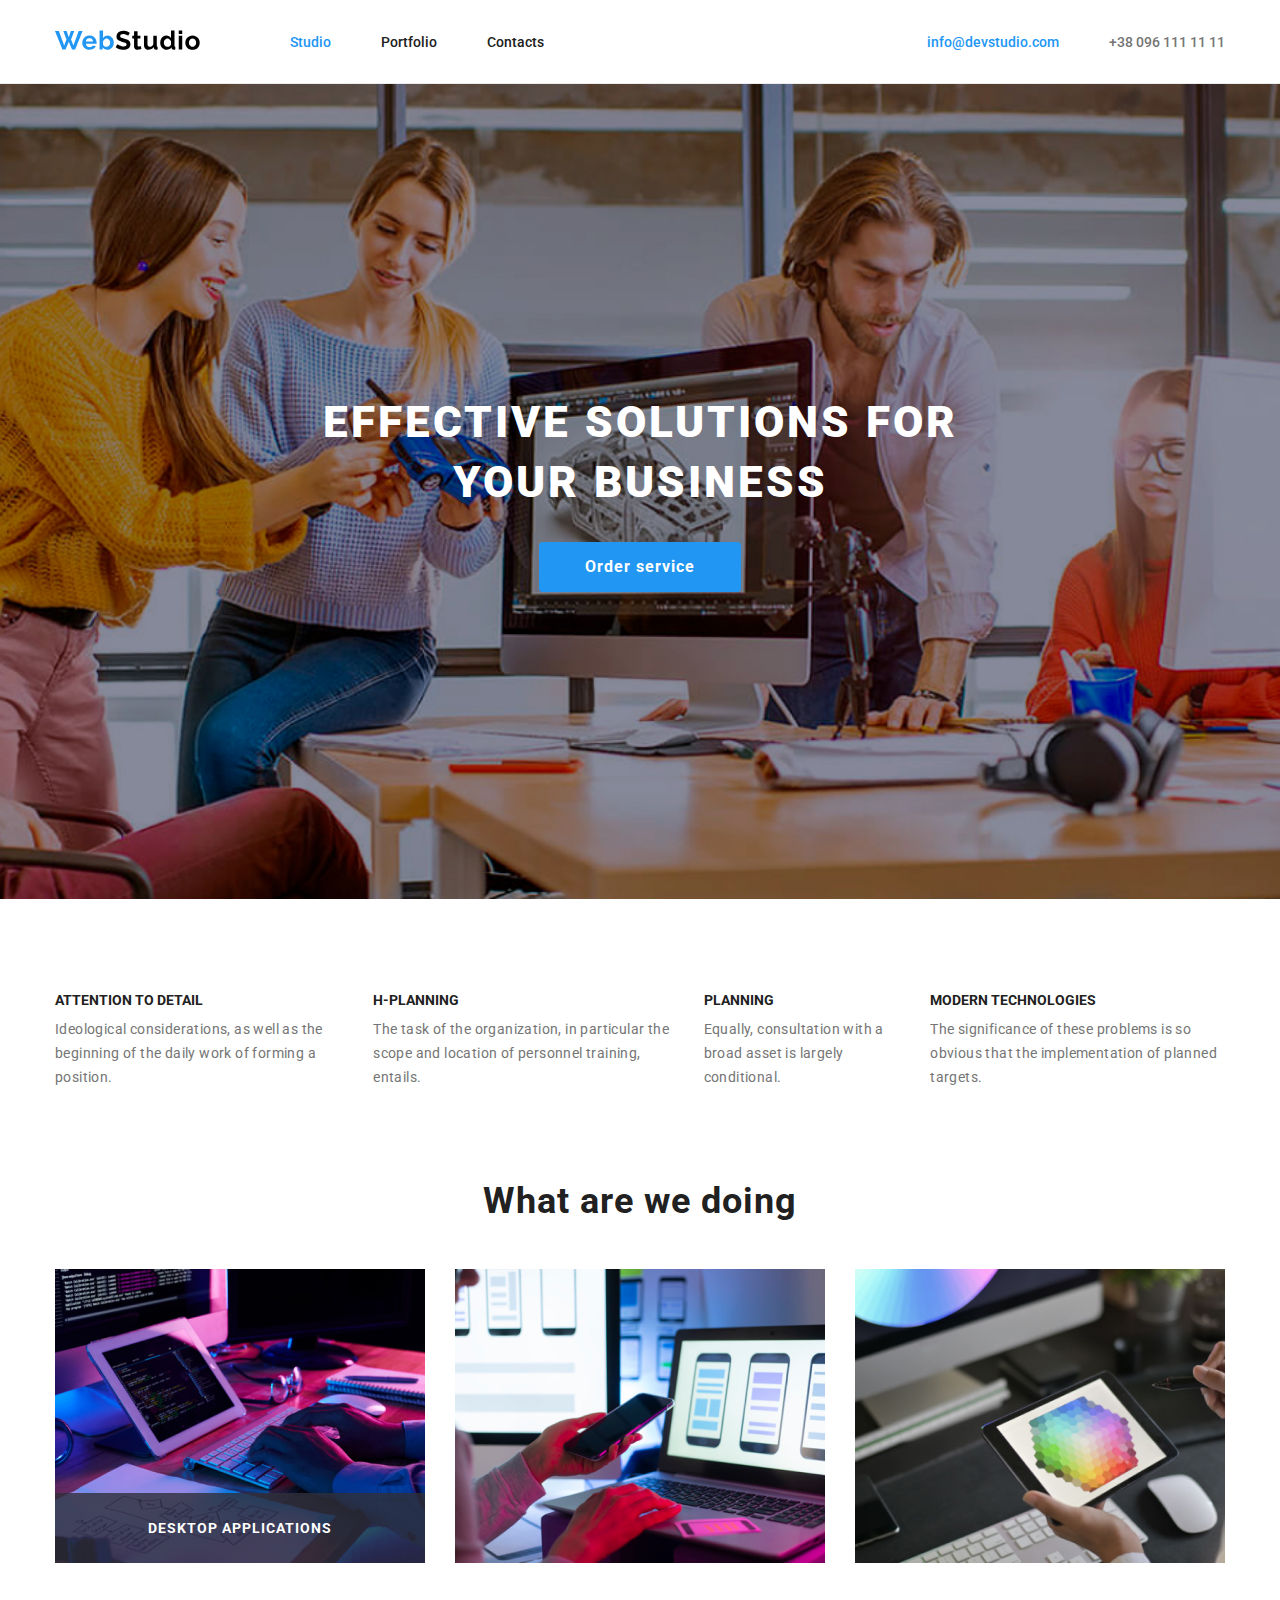
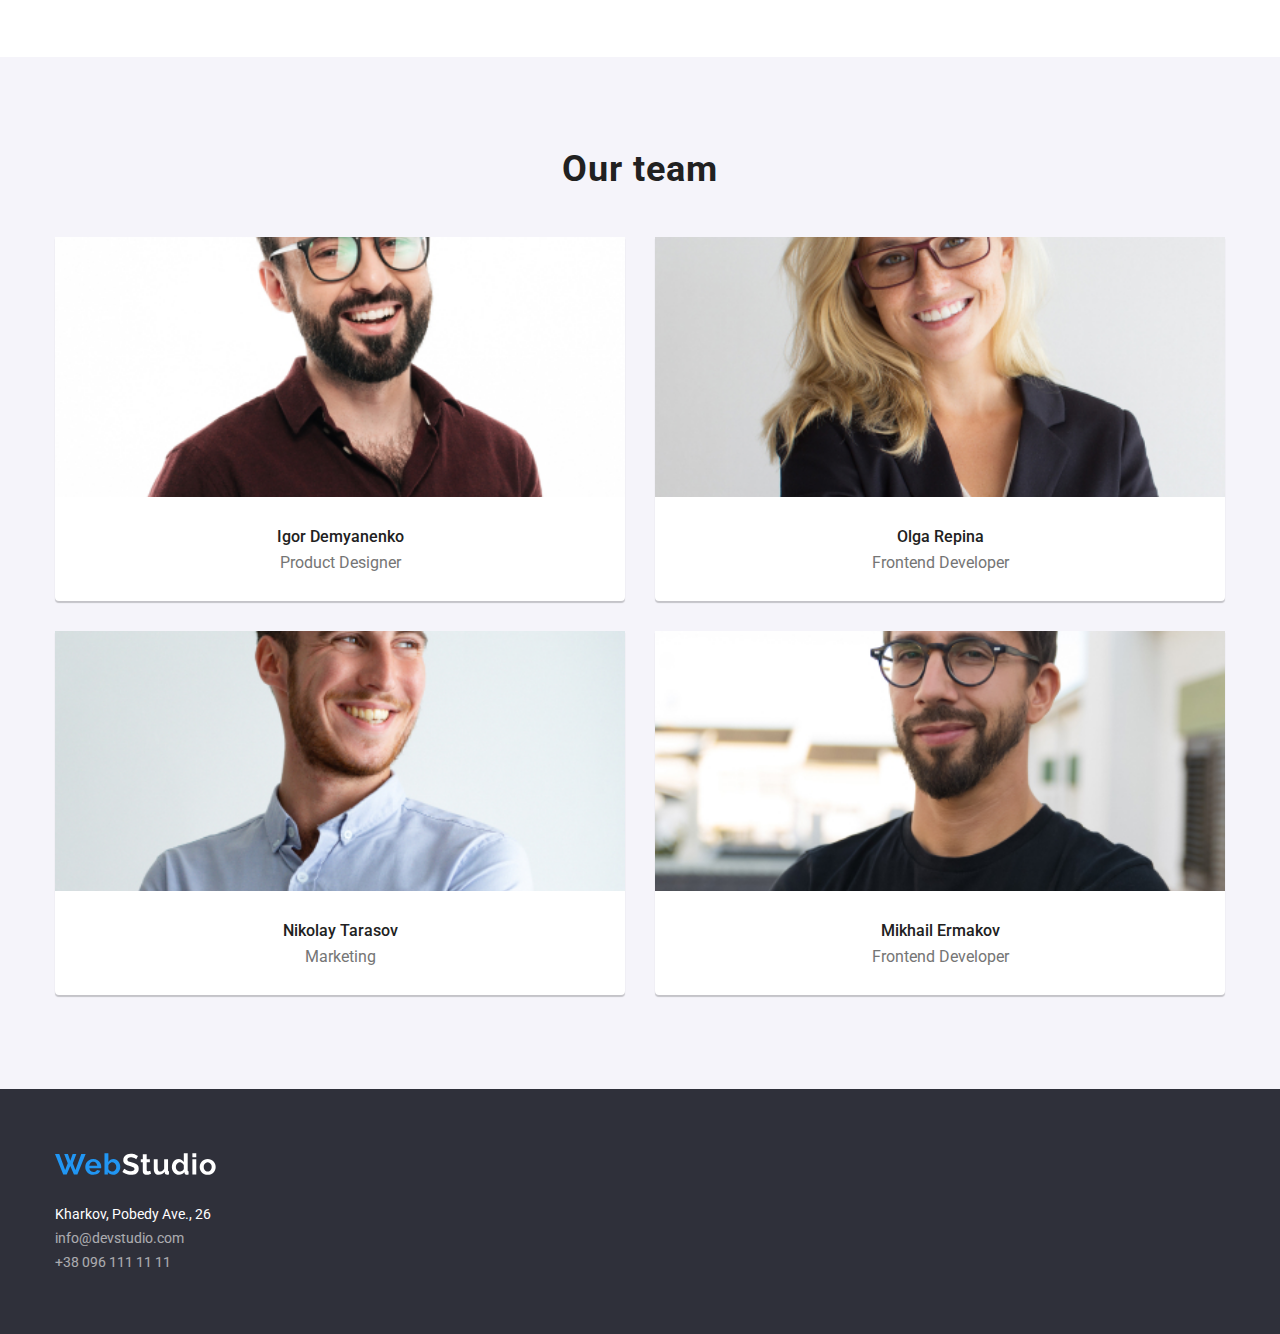
<file: index.html>
<!DOCTYPE html>
<html lang="en">
<head>
    <meta charset="UTF-8">
    <meta name="viewport" content="width=device-width, initial-scale=1.0">
    <link rel="stylesheet" href="css/styles.css">
    <title>WebStudio</title>
</head>
<body>
    <header class="header">
        <div class="container">
            <div class="header-container">
                <a class="header-logo" href="index.html">
                    <img src="img/logo.svg" alt="WebStudio" width="145" height="31">
                </a>
                <nav class="header-nav">
                    <ul class="nav-list">
                        <li>
                            <a class="header-link active" href="index.html">Studio</a>
                        </li>
                        <li>
                            <a class="header-link" href="portfolio.html">Portfolio</a>
                        </li>
                        <li>
                            <a class="header-link" href="#">Contacts</a>
                        </li>
                    </ul>
                </nav>
                <ul class="nav-list header-contacts">
                    <li>
                        <a class="header-link color" href="mailto:info@devstudio.com">info@devstudio.com</a>
                    </li>
                    <li>
                        <a class="header-link color_1" href="tel:380961111111">+38 096 111 11 11</a>
                    </li>
                </ul>
            </div>
        </div>
    </header>

    <main>
        <section class="hero">
            <div class="container hero-container">
                <h1 class="hero-title">Effective solutions for your business</h1>
                <a class="service-button btn" href="#">Order service</a>
            </div>
            
        </section>
            
        <section class="doing">
            <div class="container">
                <div class="doing-bloc">
                    <div class="doing-attention doing-100">
                        <h3 class="doing-attention-title">Attention to detail</h3>
                        <p class="doing-attention-text">Ideological considerations, as well as the beginning of the daily work of forming a position.</p>
                    </div>
                    <div class="doing-h-planning doing-100">
                        <h3 class="doing-attention-title">h-Planning</h3>
                        <p class="doing-attention-text">The task of the organization, in particular the scope and location of personnel training, entails.</p>
                    </div>
                    <div class="doing-planning doing-100">
                        <h3 class="doing-attention-title">Planning</h3>
                        <p class="doing-attention-text">Equally, consultation with a broad asset is largely conditional.</p>
                    </div>
                    <div class="doing-technologies doing-100">
                        <h3 class="doing-attention-title">Modern technologies</h3>
                        <p class="doing-attention-text">The significance of these problems is so obvious that the implementation of planned targets.</p>
                    </div>
                </div>
                <div class="doing-title">
                    <h2 class="doing-title-text title">What are we doing</h2>
                    <div class="doing-cards">
                        <div class="doing-cards-img">
                            <img class="img" src="img/doing-1.jpg" alt="foto" width="370" height="294">
                            <p class="doing-cards-description">
                                Desktop applications
                            </p>
                        </div>
                        <div class="doing-cards-img">
                            <img class="img" src="img/doing-2.jpg" alt="foto" width="370" height="294">
                        </div>
                        <div class="doing-cards-img">
                            <img class="img" src="img/doing-3.jpg" alt="foto" width="370" height="294">
                        </div>
                    </div>
                </div>
            </div>
        </section>
        <section class="team">
            <div class="container">
                <h2 class="team-title title">Our team</h2>
                <div class="team-cards">
                    <article class="team-card">
                        <img class="team-card-img" src="img/teme-1.jpg" alt="foto" width="270" height="260">
                        <div class="team-card-box">
                            <h3 class="team-card-title">Igor Demyanenko</h3>
                            <p class="team-card-description">Product Designer</p>
                        </div>
                    </article>
                    <article class="team-card">
                        <img class="team-card-img" src="img/teme-2.jpg" alt="foto" width="270" height="260">
                        <div class="team-card-box">
                            <h3 class="team-card-title">Olga Repina</h3>
                            <p class="team-card-description">Frontend Developer</p>
                        </div>
                    </article>
                    <article class="team-card">
                        <img class="team-card-img" src="img/teme-3.jpg" alt="foto" width="270" height="260">
                        <div class="team-card-box">
                            <h3 class="team-card-title">Nikolay Tarasov</h3>
                            <p class="team-card-description">Marketing</p>
                        </div>
                    </article>
                    <article class="team-card">
                        <img class="team-card-img" src="img/teme-4.jpg" alt="foto" width="270" height="260">
                        <div class="team-card-box">
                            <h3 class="team-card-title">Mikhail Ermakov</h3>
                            <p class="team-card-description">Frontend Developer</p>
                        </div>
                    </article>
                </div>
            </div>
        </section>


    </main>

    <footer class="footer">
        <div class="container">
            <div class="footer-container">
                <a class="footer-logo" href="#">
                    <img src="img/footer-logo.svg" alt="WebStudio" width="161" height="31">
                </a>
                <ul class="footer-nav-list">
                    <li>
                        <p>Kharkov, Pobedy Ave., 26</p>
                    </li>
                    <li>
                        <a class="footer-link" href="mailto:info@devstudio.com">info@devstudio.com</a>
                    </li>
                    <li>
                        <a class="footer-link" href="tel:380961111111">+38 096 111 11 11</a>
                    </li>
                </ul>
            </div>
        </div>
    </footer>
</body>
</html>
</file>
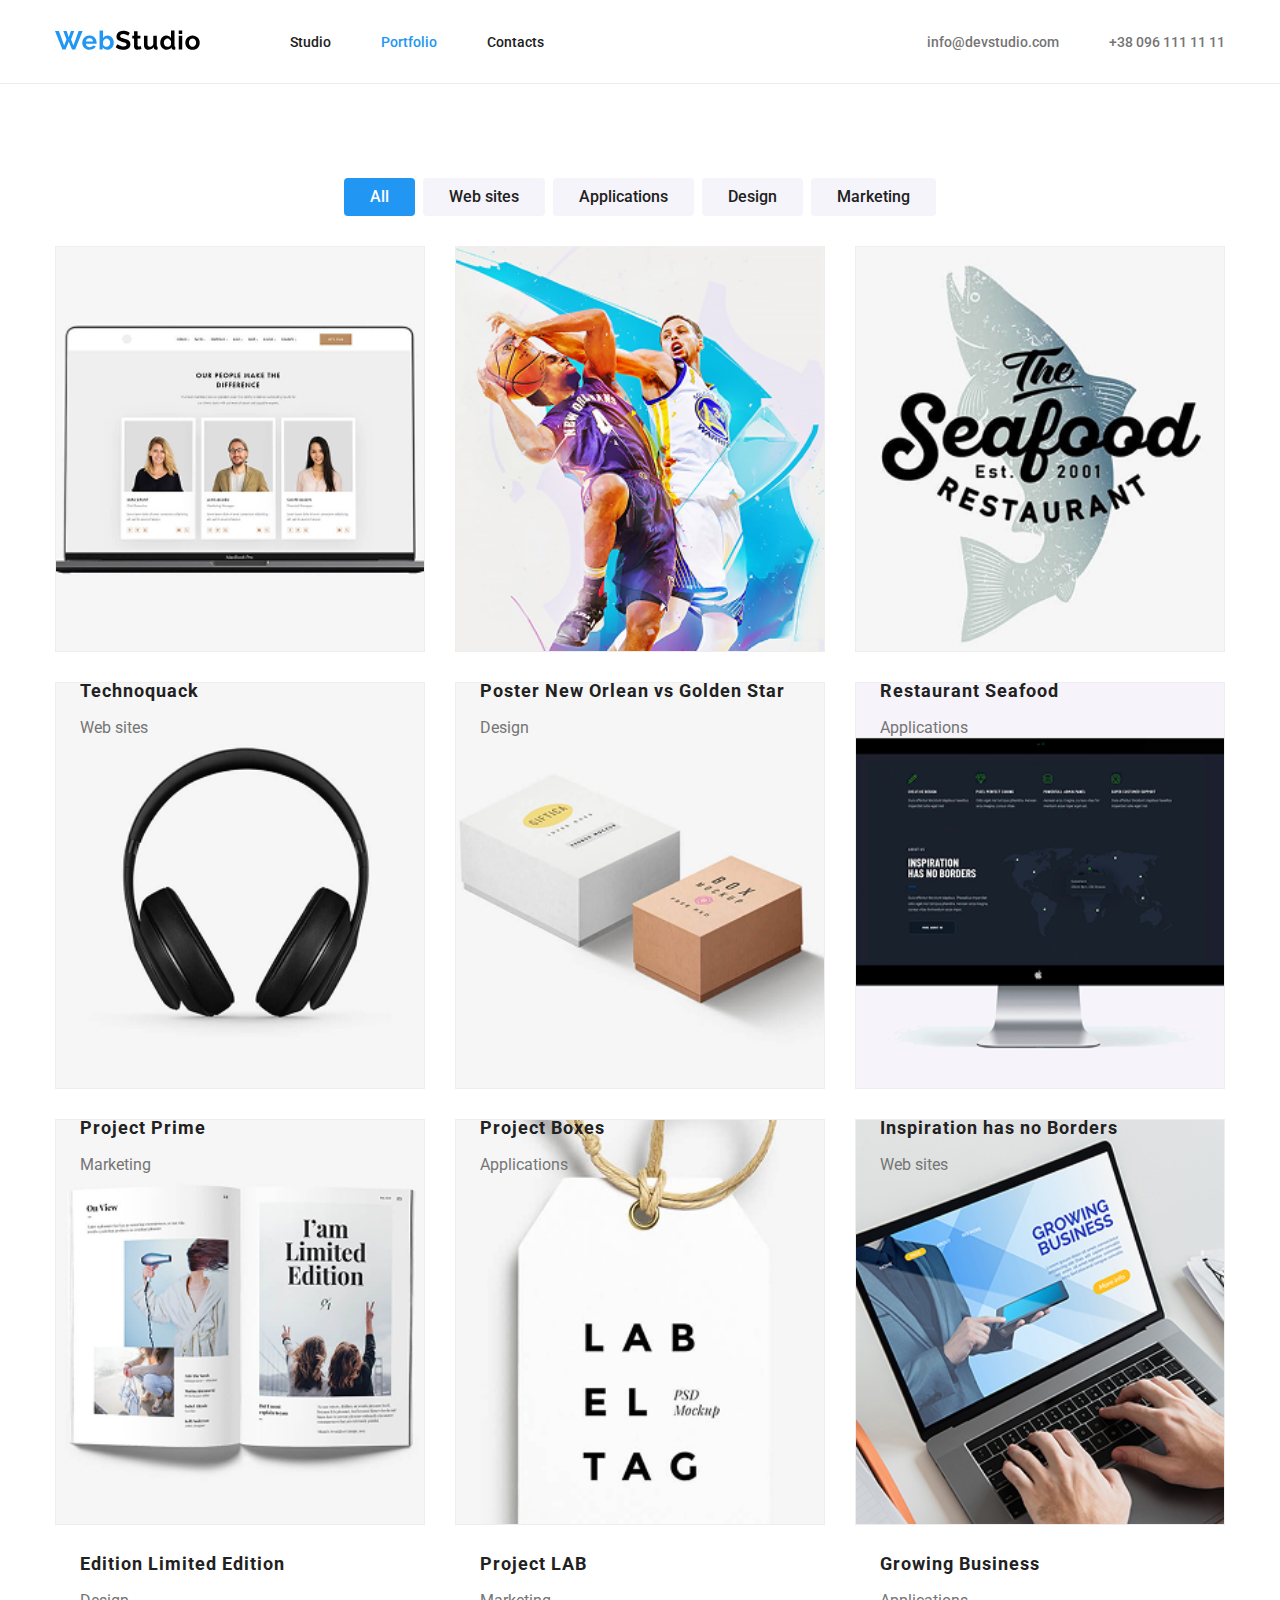
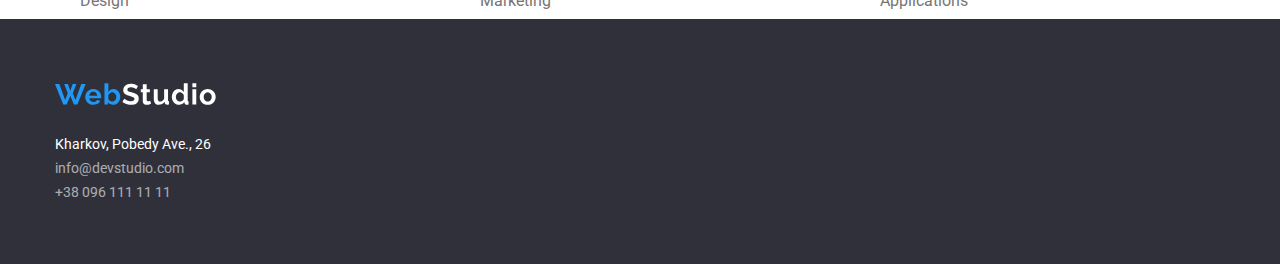
<file: Portfolio.html>
<!DOCTYPE html>
<html lang="en">
<head>
    <meta charset="UTF-8">
    <meta name="viewport" content="width=device-width, initial-scale=1.0">
    <link rel="stylesheet" href="css/styles.css">
    <title>WebStudio | Portfolio</title>
</head>
<body>
    <header class="header">
        <div class="container">
            <div class="header-container">
                <a class="header-logo" href="index.html">
                    <img src="img/logo.svg" alt="WebStudio" width="145" height="31">
                </a>
                <nav class="header-nav">
                    <ul class="nav-list">
                        <li>
                            <a class="header-link" href="index.html">Studio</a>
                        </li>
                        <li>
                            <a class="header-link active" href="portfolio.html">Portfolio</a>
                        </li>
                        <li>
                            <a class="header-link" href="#">Contacts</a>
                        </li>
                    </ul>
                </nav>
                <ul class="nav-list header-contacts">
                    <li>
                        <a class="header-link color_1" href="mailto:info@devstudio.com">info@devstudio.com</a>
                    </li>
                    <li>
                        <a class="header-link color_1" href="tel:380961111111">+38 096 111 11 11</a>
                    </li>
                </ul>
            </div>
        </div>
    </header>

    <main>
        <section class="portfolio-hero">
            <div class="container">
                <div class="buttons">
                    <button class="hero-button-1 btn-1 active">All</button>
                    <button class="hero-button-1 btn-1">Web sites</button>
                    <button class="hero-button-1 btn-1">Applications</button>
                    <button class="hero-button-1 btn-1">Design</button>
                    <button class="hero-button-1 btn-1">Marketing</button>
                </div>
                <div class="portfolio-cards">
                    <article class="portfolio-card">
                        <img class="portfolio-card-img" src="img/portfolio-1.png" alt="Portfolio image" width="370" height="294">
                        <div class="portfolio-card-box">
                            <h2 class="portfolio-card-title">Technoquack</h2>
                            <p class="portfolio-card-description">Web sites</p>
                        </div>
                    </article>
                    <article class="portfolio-card">
                        <img class="portfolio-card-img" src="img/portfolio-2.png" alt="Portfolio image" width="370" height="294">
                        <div class="portfolio-card-box">
                            <h2 class="portfolio-card-title">Poster New Orlean vs Golden Star</h2>
                            <p class="portfolio-card-description">Design</p>
                        </div>
                    </article>
                    <article class="portfolio-card">
                        <img class="portfolio-card-img" src="img/portfolio-3.png" alt="Portfolio image" width="370" height="294">
                        <div class="portfolio-card-box">
                            <h2 class="portfolio-card-title">Restaurant Seafood</h2>
                            <p class="portfolio-card-description">Applications</p>
                        </div>
                    </article>
                    <article class="portfolio-card">
                        <img class="portfolio-card-img" src="img/portfolio-4.png" alt="Portfolio image" width="370" height="294">
                        <div class="portfolio-card-box">
                            <h2 class="portfolio-card-title">Project Prime</h2>
                            <p class="portfolio-card-description">Marketing</p>
                        </div>
                    </article>
                    <article class="portfolio-card">
                        <img class="portfolio-card-img" src="img/portfolio-5.png" alt="Portfolio image" width="370" height="294">
                        <div class="portfolio-card-box">
                            <h2 class="portfolio-card-title">Project Boxes</h2>
                            <p class="portfolio-card-description">Applications</p>
                        </div>
                    </article>
                    <article class="portfolio-card">
                        <img class="portfolio-card-img" src="img/portfolio-6.png" alt="Portfolio image" width="370" height="294">
                        <div class="portfolio-card-box">
                            <h2 class="portfolio-card-title">Inspiration has no Borders</h2>
                            <p class="portfolio-card-description">Web sites</p>
                        </div>
                    </article>
                    <article class="portfolio-card">
                        <img class="portfolio-card-img" src="img/portfolio-7.png" alt="Portfolio image" width="370" height="294">
                        <div class="portfolio-card-box">
                            <h2 class="portfolio-card-title">Edition Limited Edition</h2>
                            <p class="portfolio-card-description">Design</p>
                        </div>
                    </article>
                    <article class="portfolio-card">
                        <img class="portfolio-card-img" src="img/portfolio-8.png" alt="Portfolio image" width="370" height="294">
                        <div class="portfolio-card-box">
                            <h2 class="portfolio-card-title">Project LAB</h2>
                            <p class="portfolio-card-description">Marketing</p>
                        </div>
                    </article>
                    <article class="portfolio-card">
                        <img class="portfolio-card-img" src="img/portfolio-9.png" alt="Portfolio image" width="370" height="294">
                        <div class="portfolio-card-box">
                            <h2 class="portfolio-card-title">Growing Business</h2>
                            <p class="portfolio-card-description">Applications</p>
                        </div>
                    </article>
                </div>
            </div>
        </section>
    </main>

    <footer class="footer">
        <div class="container">
            <div class="footer-container">
                <a class="footer-logo" href="index.html">
                    <img src="img/footer-logo.svg" alt="WebStudio" width="161" height="31">
                </a>
                <ul class="footer-nav-list">
                    <li>
                        <p>Kharkov, Pobedy Ave., 26</p>
                    </li>
                    <li>
                        <a class="footer-link" href="mailto:info@devstudio.com">info@devstudio.com</a>
                    </li>
                    <li>
                        <a class="footer-link" href="tel:380961111111">+38 096 111 11 11</a>
                    </li>
                </ul>
            </div>
        </div>
    </footer>
</body>
</html>
</file>
<file: css/styles.css>
@import url(recet.css);

@font-face {
  font-family: "Roboto";
  src: url("../fonts/Roboto-Black.woff2") format("woff2");
  font-weight: 900;
  font-style: normal;
  font-display: swap;
}

@font-face {
  font-family: "Roboto";
  src: url("../fonts/Roboto-Bold.woff2") format("woff2");
  font-weight: 700;
  font-style: normal;
  font-display: swap;
}

@font-face {
  font-family: "Roboto";
  src: url("../fonts/Roboto-Medium.woff2") format("woff2");
  font-weight: 500;
  font-style: normal;
  font-display: swap;
}

@font-face {
  font-family: "Roboto";
  src: url("../fonts/Roboto-Regular.woff2") format("woff2");
  font-weight: 400;
  font-style: normal;
  font-display: swap;
}

:root {
  --font-family: "Roboto", sans-serif;
  --brand-color: #2196f3;
  --primary-color: #212121;
  --secondary-color: #2f303a;
  --gray-color: #757575;
  --white-color: #ffffff;
  --light-gray-color: #f5f4fa;
  --behind-transparent: #00000033;
  --border-color: #eeeeee;
  --border-color-2: #ececec;
  --icons-color: #afb1b8;
}

body {
  font-family: var(--font-family);
  font-weight: 400;
  font-size: 14px;
  color: var(--primary-color);
}

.container {
  max-width: 1200px;
  padding: 0 15px;
  margin: 0 auto;
}

.header {
  background: var(--white-color);
  padding: 25px 0;
  border-bottom: 1px solid var(--border-color-2);
}

.header-container {
  display: flex;
  flex-wrap: wrap;
  align-items: center;
}

.header-logo img {
  width: 145px;
  height: 31px;
}

.header-nav {
  margin-left: 90px;
}

.nav-list {
  display: flex;
  column-gap: 50px;
}

.header-link,
.filter-link {
  font-weight: 500;
  text-decoration: none;
  color: var(--primary-color);
}

.header-link.active {
  color: var(--brand-color);
}

.header-link-items {
  position: relative;
}

.header-link-items ul {
  opacity: 0;
  z-index: -1;
}

/* .header-link:hover {
  color: var(--brand-color);
} */

/* .header-link-items:hover .filter-list {
  opacity: 1;
  z-index: 1;
  transform: translate(5px, 0);
} */

.header-contacts {
  margin-left: auto;
}

.header-burger {
  display: none;
}

.bg {
  background: var(--light-gray-color);
  border-radius: 4px;
  box-shadow: -2px 4px 6px var(--behind-transparent);
}

.filter-list {
  position: absolute;
  transition: all 0.3s linear;
  transform: translateY(-15px);
}

.filter-list-contacts {
  position: absolute;
  top: -10px;
  right: 0%;
  transition: all 0.3s linear;
}

.filter-list-item {
  position: relative;
  margin: 10px 0;
}

.filter-link {
  padding: 10px;
}

/* .filter-link:hover {
  color: var(--brand-color);
} */

/* .filter-list-item:hover .filter-list-contacts {
  opacity: 1;
  transform: translateX(-99px);
} */

.color {
  color: var(--brand-color);
}

.color_1 {
  color: var(--gray-color);
}

.color_1:active {
  color: var(--brand-color);
}

.hero {
  background: var(--secondary-color) url("../img/hero-background.jpg") no-repeat
    50% / cover;
  color: var(--white-color);
  position: relative;
}

.hero::before {
  content: "";
  position: absolute;
  inset: 0;
  /* background: rgba(0, 0, 0, .5); */
}

.hero-container {
  min-height: calc(100vh - 85px);
  display: flex;
  gap: 30px;
  flex-direction: column;
  align-items: center;
  justify-content: center;
  position: relative;
  z-index: 1;
}

.hero-title {
  text-align: center;
  text-transform: uppercase;
  font-weight: 900;
  font-size: 44px;
  line-height: 60px;
  letter-spacing: 3px;
  max-width: 696px;
}

.btn {
  padding: 10px 46px;
  border: none;
  border-radius: 4px;
  font-weight: 700;
  line-height: 30px;
  font-size: 16px;
  letter-spacing: 1px;
  text-decoration: none;
}

.btn-1 {
  padding: 6px 26px;
  border: none;
  border-radius: 4px;
  font-weight: 500;
  font-size: 16px;
  line-height: 26px;
  text-decoration: none;
}

.btn-1.active {
  color: var(--white-color);
  background-color: var(--brand-color);
}

.service-button {
  color: var(--white-color);
  background-color: var(--brand-color);
}

.service-button:active {
  color: var(--brand-color);
  background-color: var(--white-color);
}

.hero-button-1 {
  color: var(--primary-color);
  background-color: var(--light-gray-color);
  transition: all 0.3s linear;
}

/* .hero-button-1:hover {
  color: var(--white-color);
  background-color: var(--brand-color);
  transform: scale(1.05);
} */

.hero-button-1:active {
  color: var(--primary-color);
  background-color: var(--white-color);
  box-shadow: 0px 2px 1px var(--behind-transparent);
  transform: scale(1);
}

.portfolio-hero {
  padding: 94px 0;
}

.buttons {
  display: flex;
  flex-wrap: wrap;
  justify-content: center;
  gap: 8px;
}

.doing {
  padding: 94px 0;
  background-color: var(--white-color);
}

.doing-bloc {
  display: flex;
  gap: 30px;
}

.doing-bloc-card {
  flex: 1 1 23%;
  position: relative;
  padding-top: 150px;
}

.doing-bloc-card::before {
  content: "";
  position: absolute;
  inset: 0;
  height: 120px;
  border-radius: 4px;
}

.doing-bloc-card:nth-child(1):before {
  background:
    url("../img/doing-bloc-icon-1.png") no-repeat 50%,
    url("../img/doing-bloc-background.png") no-repeat 50% / cover;
}

.doing-bloc-card:nth-child(2):before {
  background:
    url("../img/doing-bloc-icon-2.png") no-repeat 50%,
    url("../img/doing-bloc-background.png") no-repeat 50% / cover;
}

.doing-bloc-card:nth-child(3):before {
  background:
    url("../img/doing-bloc-icon-3.png") no-repeat 50%,
    url("../img/doing-bloc-background.png") no-repeat 50% / cover;
}

.doing-bloc-card:nth-child(4):before {
  background:
    url("../img/doing-bloc-icon-4.png") no-repeat 50%,
    url("../img/doing-bloc-background.png") no-repeat 50% / cover;
}

.doing-attention-title {
  font-weight: 700;
  text-transform: uppercase;
}

.doing-attention-text {
  color: var(--gray-color);
  line-height: 24px;
  margin-top: 10px;
  letter-spacing: 0.4px;
}

.doing-title-text {
  text-align: center;
  margin-top: 94px;
}

.title {
  font-weight: 700;
  font-size: 36px;
  letter-spacing: 1px;
}

.doing-cards {
  display: flex;
  gap: 30px;
  margin-top: 50px;
}

.doing-cards-img {
  flex: 1 1 30%;
  height: 294px;
  position: relative;
}

.img {
  width: 100%;
  height: 100%;
  object-fit: cover;
}

.doing-cards-description {
  text-transform: uppercase;
  font-weight: 700;
  letter-spacing: 1px;
  color: var(--white-color);
  position: absolute;
}

.doing-cards-img p {
  right: 0;
  bottom: 0;
  left: 0;
  background: #2f303acc;
  height: 70px;
  text-align: center;
  align-content: center;
}

.team {
  padding: 94px 0;
  background: var(--light-gray-color);
}

.team-title {
  text-align: center;
}

.team-cards {
  display: flex;
  gap: 30px;
  margin-top: 50px;
}

.team-card-icon.active {
  color: var(--white-color);
  background-color: var(--brand-color);
}

/* .team-card-icon:hover {
  color: var(--white-color);
  background-color: var(--brand-color);
  transform: scale(1.02) translateY(3px);
} */

.team-card-icon:active {
  color: var(--brand-color);
  background-color: var(--white-color);
  box-shadow: 0px 2px 4px var(--behind-transparent);
  transform: rotate(1turn);
}

.team-card-icons svg {
  width: 20px;
  height: 20px;
}

.team-card-icon {
  width: 44px;
  height: 44px;
  color: var(--icons-color);
  background: var(--white-color);
  border-radius: 50%;
  display: block;
  align-content: center;
  text-align: center;
  transition: all 0.2s linear;
}

.team-card-icons {
  display: flex;
  justify-content: center;
  margin-top: 16px;
  gap: 10px;
}

.team-card {
  border-bottom-right-radius: 4px;
  border-bottom-left-radius: 4px;
  background: var(--white-color);
  flex: 1 1 23%;
  box-shadow: 0px 2px 1px var(--behind-transparent);
}

.team-card-img {
  height: 260px;
  width: 100%;
  object-fit: cover;
}

.team-card-box {
  padding: 30px;
}

.team-card-title {
  font-weight: 500;
  font-size: 16px;
}

.team-card-description {
  font-size: 16px;
  color: var(--gray-color);
  margin-top: 10px;
}

.team-card-title,
.team-card-description {
  text-align: center;
}

.customers {
  padding: 94px 0;
}

.customers-title {
  text-align: center;
}

.customers-cards {
  display: flex;
  justify-content: space-between;
  margin-top: 50px;
}

.customers-card {
  border: 1px solid var(--icons-color);
  color: var(--icons-color);
  border-radius: 4px;
  width: 170px;
  height: 92px;
  display: block;
  align-content: center;
  text-align: center;
  transition: all 0.3s linear;
}

/* .customers-card:hover {
  --icons-color: var(--brand-color);
  transform: translateY(-10px);
} */

.customers-card:active {
  box-shadow: 0px 2px 4px var(--behind-transparent);
}

.customers-card svg {
  width: 106px;
  height: 60px;
}

.portfolio-cards {
  display: flex;
  flex-wrap: wrap;
  gap: 30px;
  margin-top: 30px;
}

.portfolio-card {
  flex: 1 1 30%;
  border: 1px solid var(--border-color);
  transition: all 0.8s;
}

/* .portfolio-card:hover {
  box-shadow: 1px 4px 6px var(--behind-transparent);
  transform: scale(1.01);
} */

/* .portfolio-card:hover .portfolio-card-text {
  opacity: 1;
  transform: translateY(0);
} */

.portfolio-card-img-bloc {
  height: 294px;
  position: relative;
  overflow: hidden;
}

.portfolio-card-text {
  width: 100%;
  background: rgb(33, 150, 243, 0.9);
  opacity: 0;
  align-content: center;
  position: absolute;
  inset: 0;
  color: var(--white-color);
  font-weight: 400;
  font-size: 18px;
  line-height: 28px;
  letter-spacing: 0.5px;
  padding: 24px;
  transition: all 0.8s;
  transform: translateY(100%);
}

.portfolio-card-img {
  height: 100%;
  width: 100%;
  object-fit: cover;
}

.portfolio-card-box {
  padding: 20px 24px;
  position: relative;
}

.portfolio-card-title {
  font-weight: 700;
  font-size: 18px;
  line-height: 36px;
  letter-spacing: 1px;
}

.portfolio-card-description {
  font-weight: 400;
  font-size: 16px;
  line-height: 30px;
  margin-top: 4px;
  color: var(--gray-color);
}

.footer {
  background: var(--secondary-color);
  padding: 60px 0;
}

.block {
  display: flex;
  gap: 130px;
  align-items: baseline;
}

.footer-logo {
  display: inline-block;
}

.footer-nav-list {
  margin-top: 20px;
  line-height: 24px;
}

.footer-nav-list a {
  color: var(--white-color);
  opacity: 0.6;
}

li {
  color: var(--white-color);
}

.footer-link {
  text-decoration: none;
}

.footer-container-2 {
  display: flex;
  flex-direction: column;
  justify-content: space-evenly;
  gap: 20px;
}

.footer-card-icons svg {
  width: 20px;
  height: 20px;
}

.footer-card-icons {
  display: flex;
  justify-content: space-between;
  width: 206px;
}

.footer-card-icons .foot {
  background: rgba(255, 255, 255, 0.1);
  color: var(--white-color);
}

.footer-card-icons-desc {
  font-weight: 700;
  letter-spacing: 1px;
  text-transform: uppercase;
  color: var(--white-color);
}

/* .foot:hover {
  color: var(--white-color);
  background-color: var(--brand-color);
} */

.foot:active {
  color: var(--brand-color);
  background-color: var(--white-color);
  box-shadow: 0px 2px 4px var(--icons-color);
}

.foot.active {
  color: var(--white-color);
  background-color: var(--brand-color);
}

.hidden {
  position: absolute;
  z-index: -1;
  width: 0;
  height: 0;
  opacity: 0;
}

@media (hover: hover) and (pointer: fine) {
  .header-link:hover {
    color: var(--brand-color);
  }
  .header-link-items:hover .filter-list {
    opacity: 1;
    z-index: 1;
    transform: translate(5px, 0);
  }
  .filter-link:hover {
    color: var(--brand-color);
  }
  .filter-list-item:hover .filter-list-contacts {
    opacity: 1;
    transform: translateX(-99px);
  }
  .hero-button-1:hover {
    color: var(--white-color);
    background-color: var(--brand-color);
    transform: scale(1.05);
  }
  .team-card-icon:hover {
    color: var(--white-color);
    background-color: var(--brand-color);
    transform: scale(1.02) translateY(3px);
  }
  .customers-card:hover {
    --icons-color: var(--brand-color);
    transform: translateY(-10px);
  }
  .portfolio-card:hover {
    box-shadow: 1px 4px 6px var(--behind-transparent);
    transform: scale(1.01);
  }
  .portfolio-card:hover .portfolio-card-text {
    opacity: 1;
    transform: translateY(0);
  }
  .foot:hover {
    color: var(--white-color);
    background-color: var(--brand-color);
  }
}

@media (max-width: 1280px) {
  .team-cards {
    flex-wrap: wrap;
  }

  .team-card {
    flex: 1 1 47%;
  }

  .customers {
    display: none;
  }
}

@media (max-width: 1024px) {
  .header {
    padding: 15px 0;
  }

  .header-nav {
    margin-left: auto;
  }

  .filter-list {
    left: -58px;
  }

  .nav-list {
    column-gap: 20px;
  }

  .header-contacts {
    display: none;
  }

  .doing {
    padding: 60px 0;
  }

  .doing-bloc {
    flex-wrap: wrap;
  }

  .doing-bloc-card {
    flex-basis: 47%;
  }

  .doing-title {
    display: none;
  }

  .team {
    padding: 60px 0;
  }

  .team-cards {
    margin-top: 30px;
  }

  .portfolio-card {
    flex-basis: 47%;
  }
}

@media (max-width: 768px) {
  body {
    font-size: 12px;
  }

  .header {
    padding: 16px 0;
  }

  .header-logo img {
    width: 134px;
    height: 28px;
  }

  .hero-title {
    font-size: 35px;
    line-height: 42px;
    max-width: 596px;
  }

  .portfolio-hero {
    padding: 60px 0;
  }

  .buttons {
    justify-content: flex-start;
  }

  .portfolio-cards {
    margin-top: 40px;
  }
}

@media (max-width: 600px) {
  .header-container {
    justify-content: space-between;
  }

  .header-nav {
    display: none;
  }

  .header-burger {
    display: block;
    width: 24px;
    height: 16px;
    margin-left: 14px;
    position: relative;
    cursor: pointer;
  }

  .header-burger::before,
  .header-burger::after,
  .header-burger span {
    content: "";
    position: absolute;
    top: 0;
    left: 0;
    right: 0;
    height: 2px;
    background: var(--primary-color);
  }

  .header-burger::after {
    top: auto;
    bottom: 0;
  }

  .header-burger span {
    top: 50%;
    transform: translateY(-50%);
  }

  .hero-title {
    font-size: 26px;
    max-width: 360px;
  }

.portfolio-card-text {
  opacity: 1;
  transform: translateY(0);
}

  .doing-bloc-card {
    flex: 1 1 100%;
  }

  .title {
    font-size: 28px;
  }

  .block {
    justify-content: center;
  }

  .footer-container {
    text-align: center;
  }

  .footer-container-2 {
    display: none;
  }
  .portfolio-card {
    flex-basis: 100%;
  }
}
</file>
